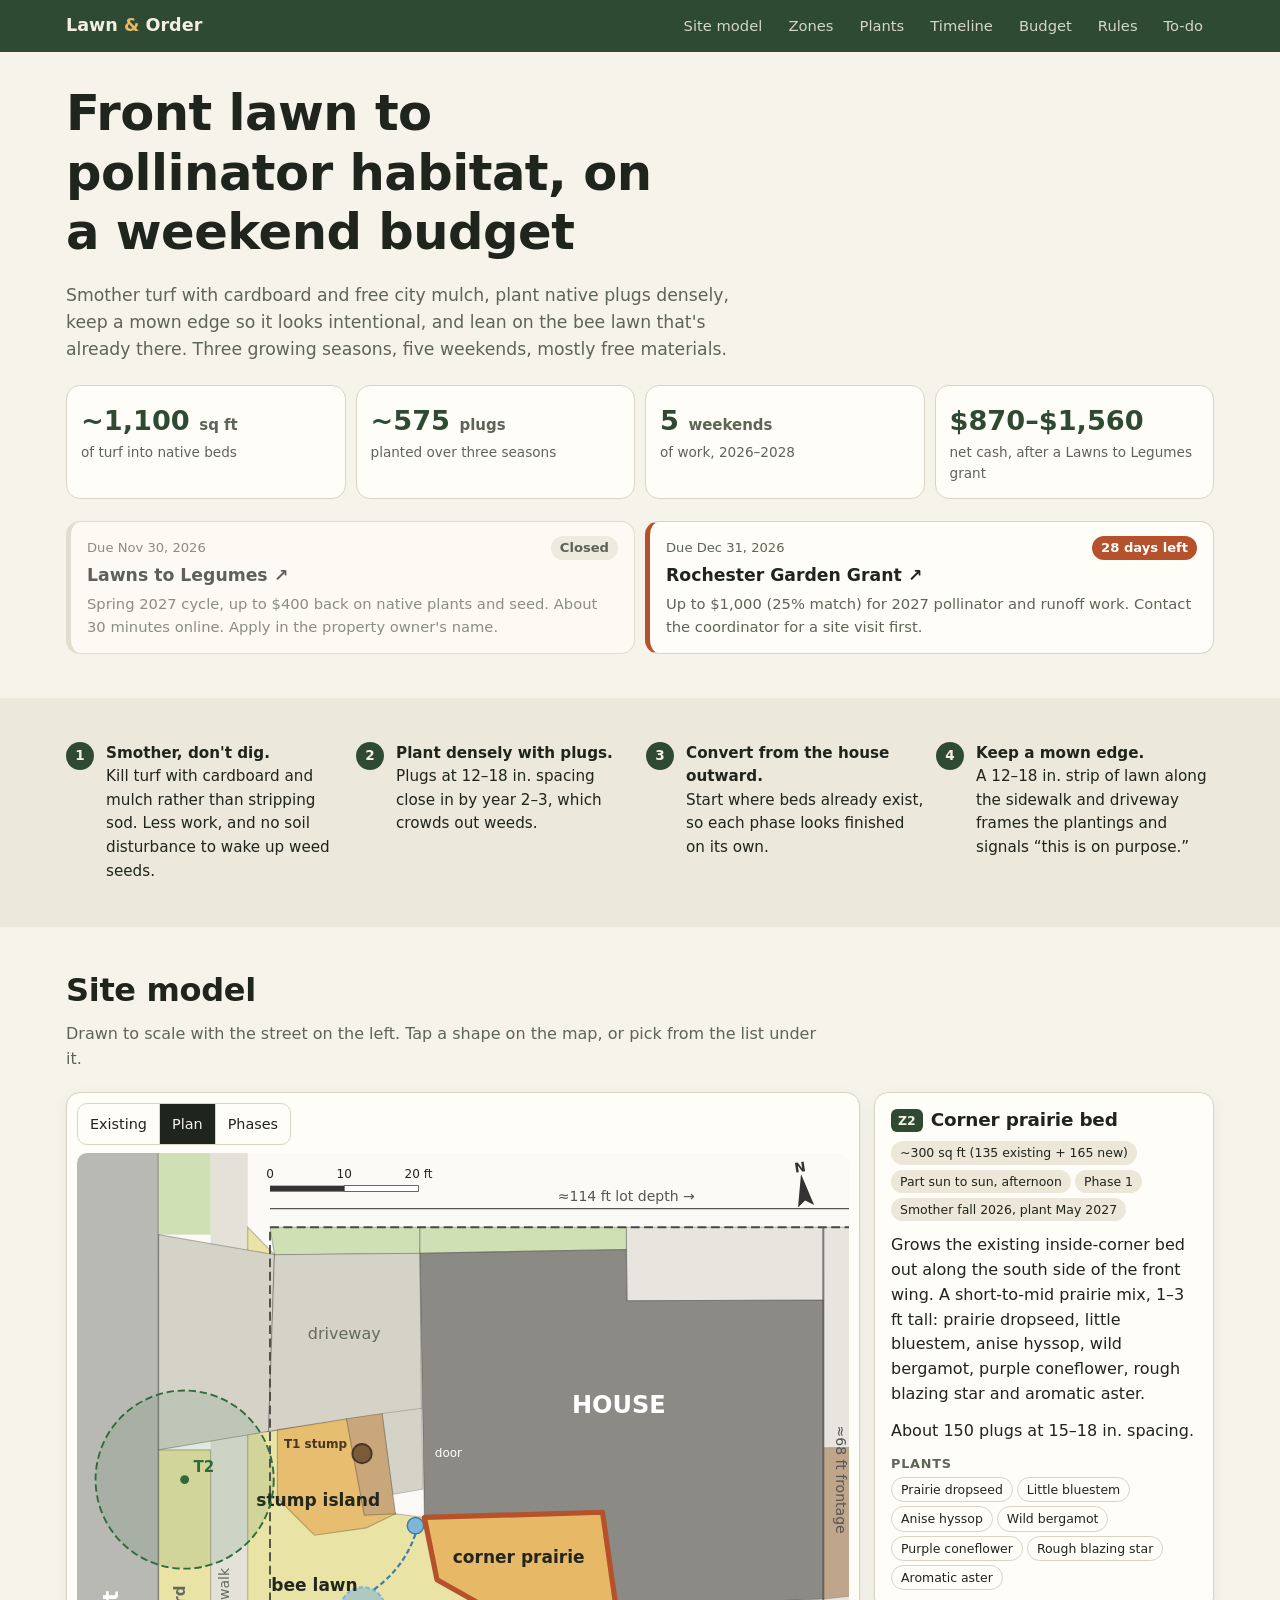
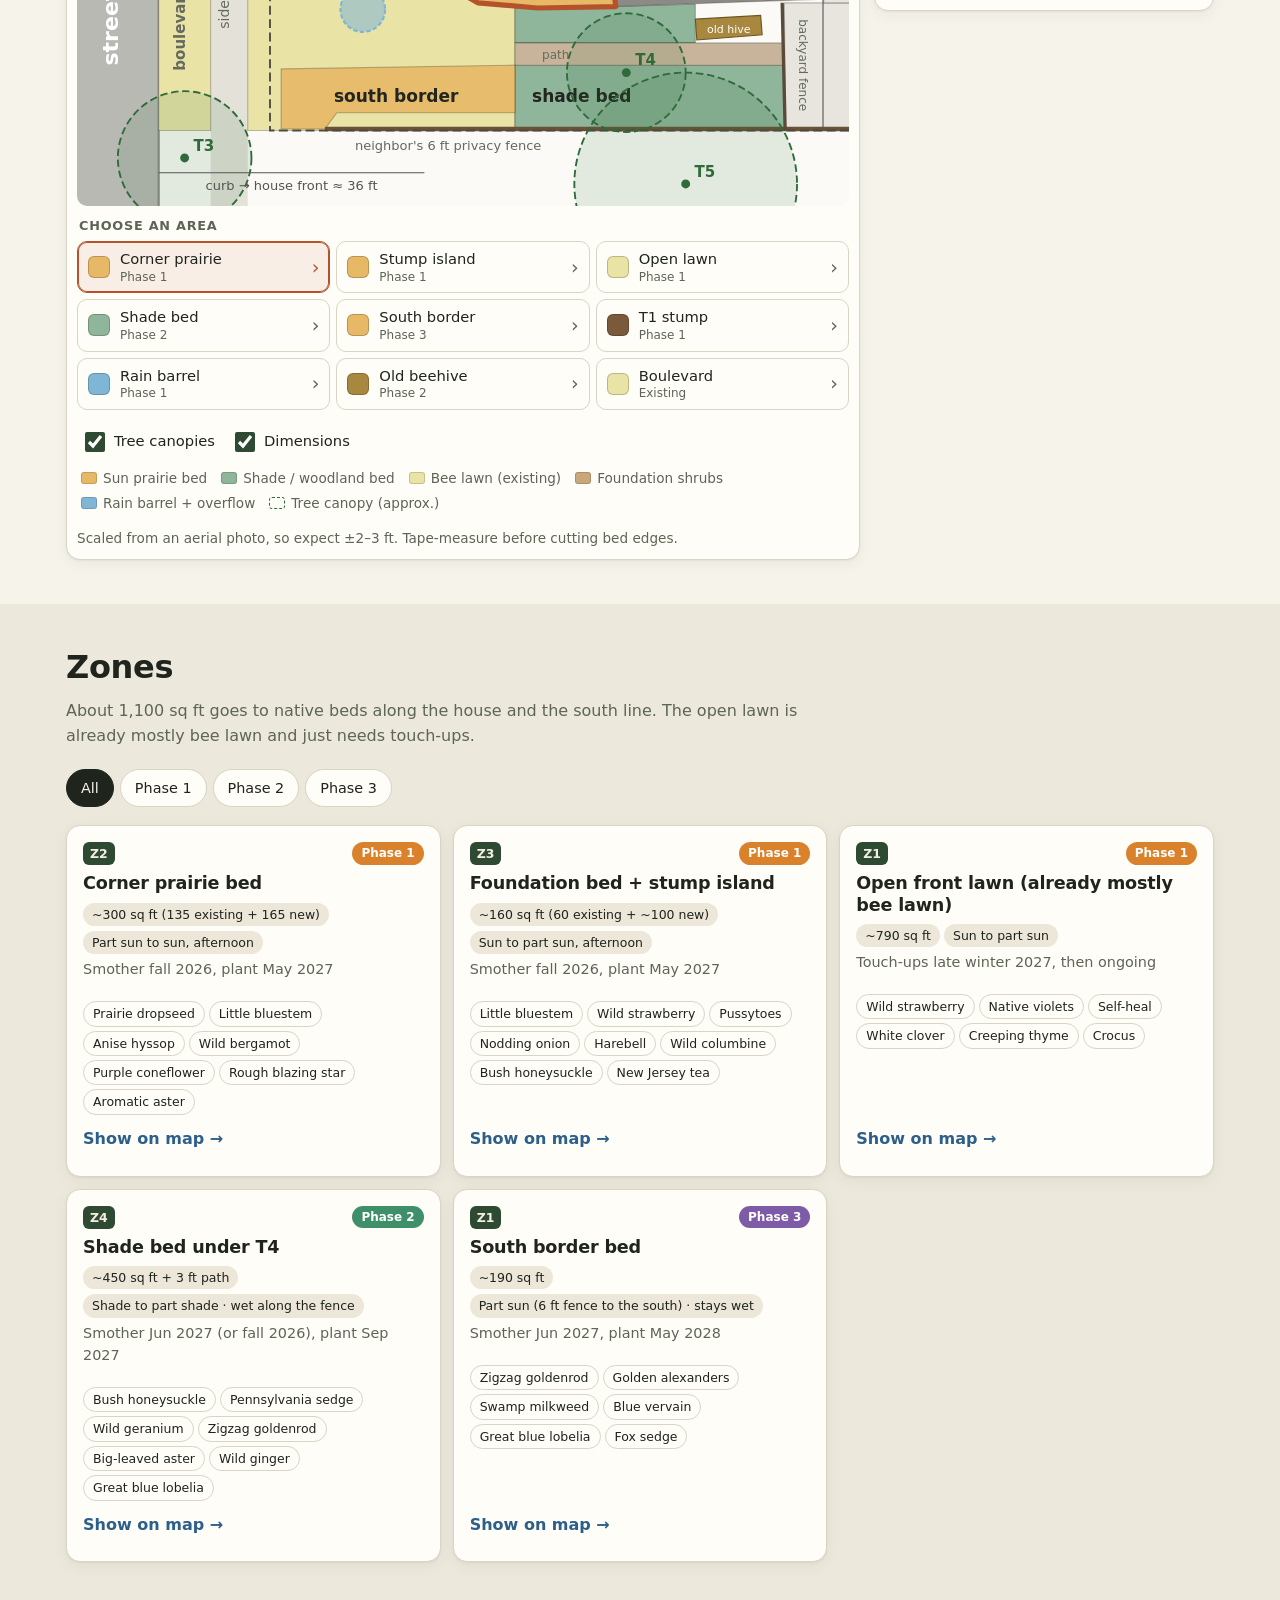
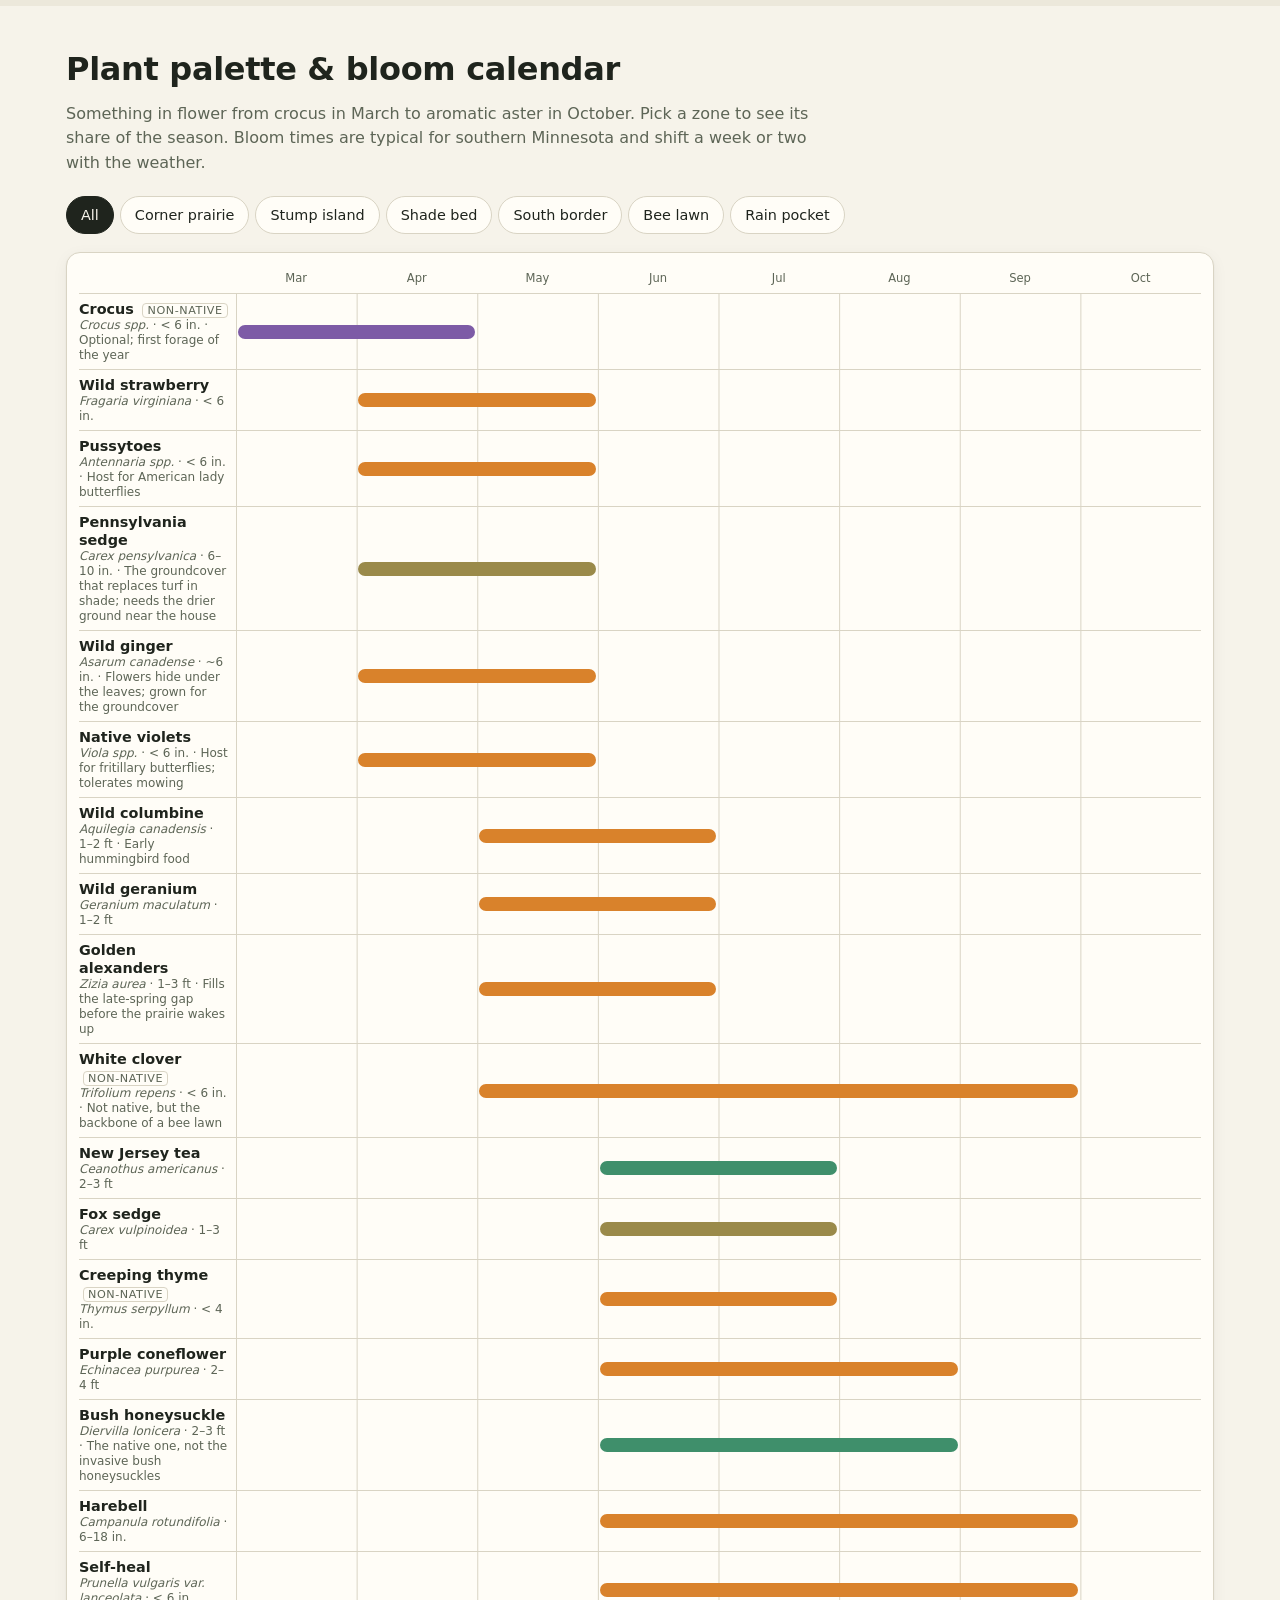
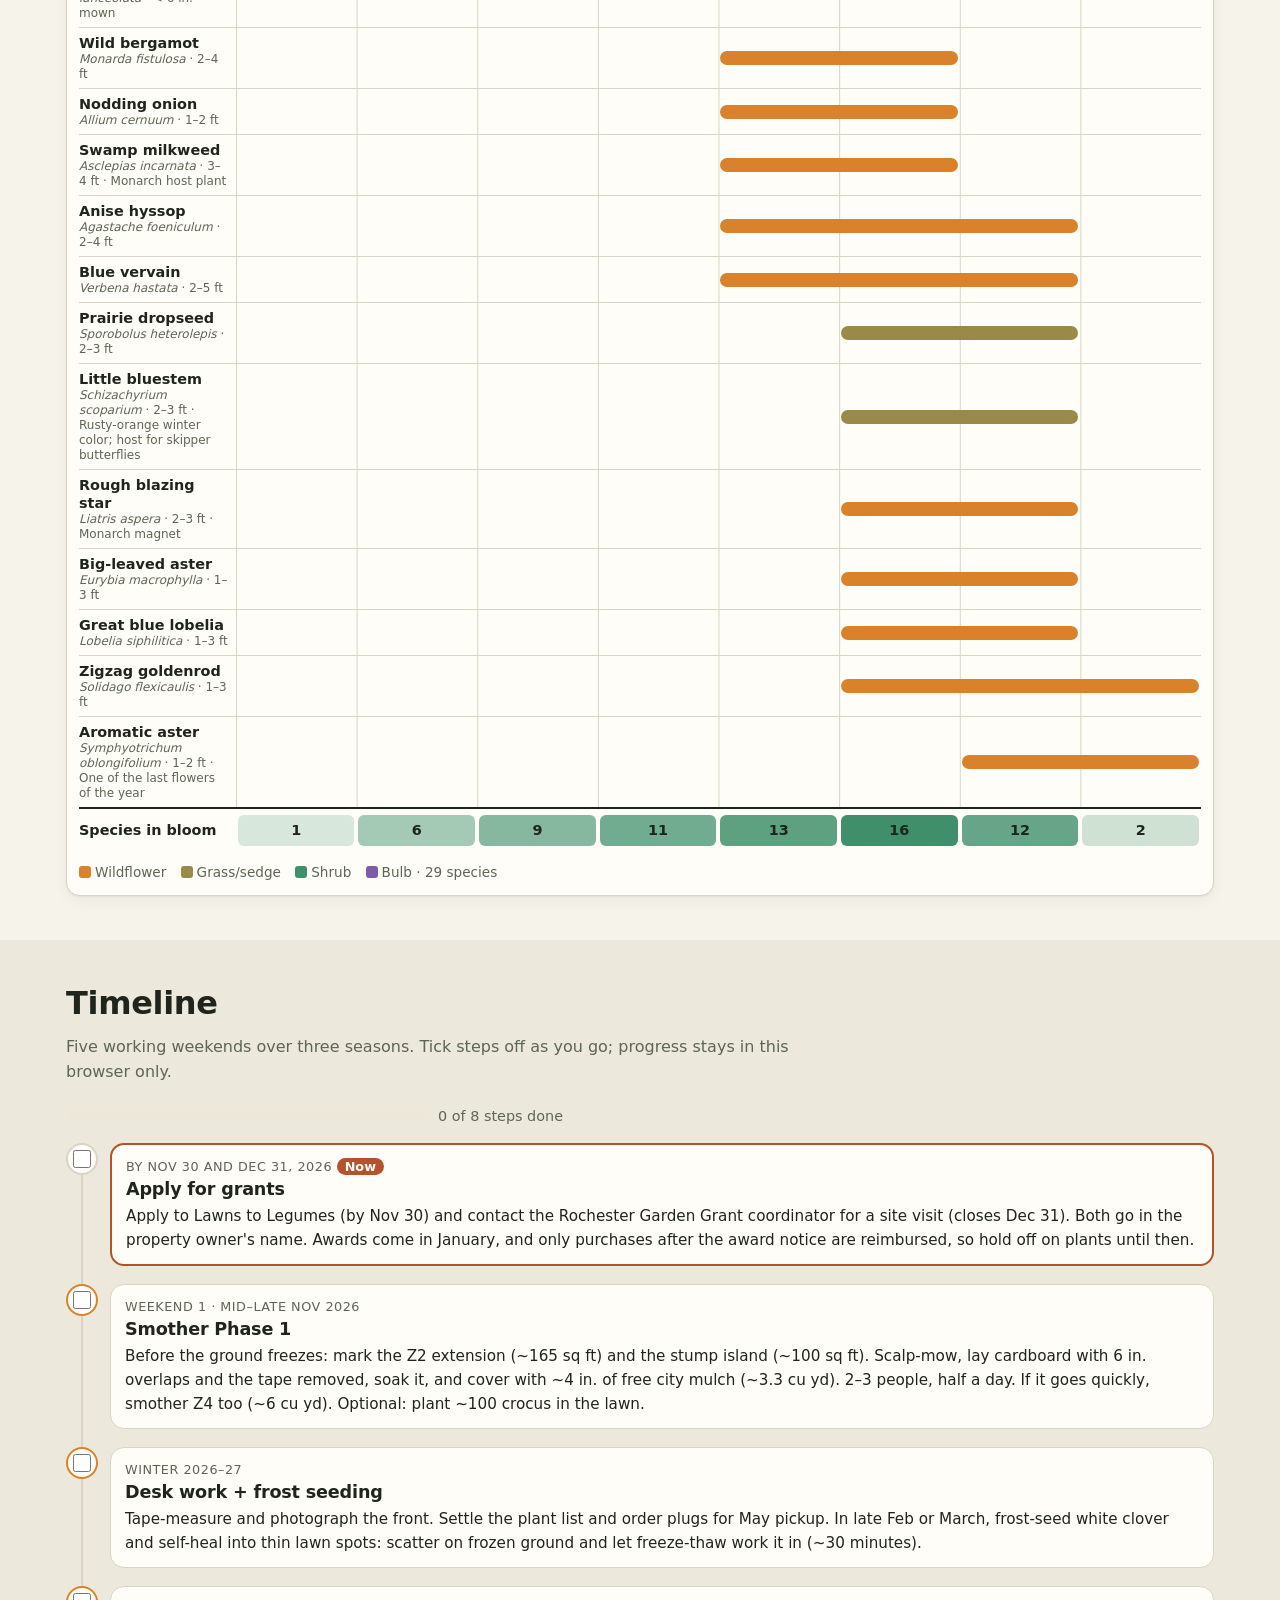
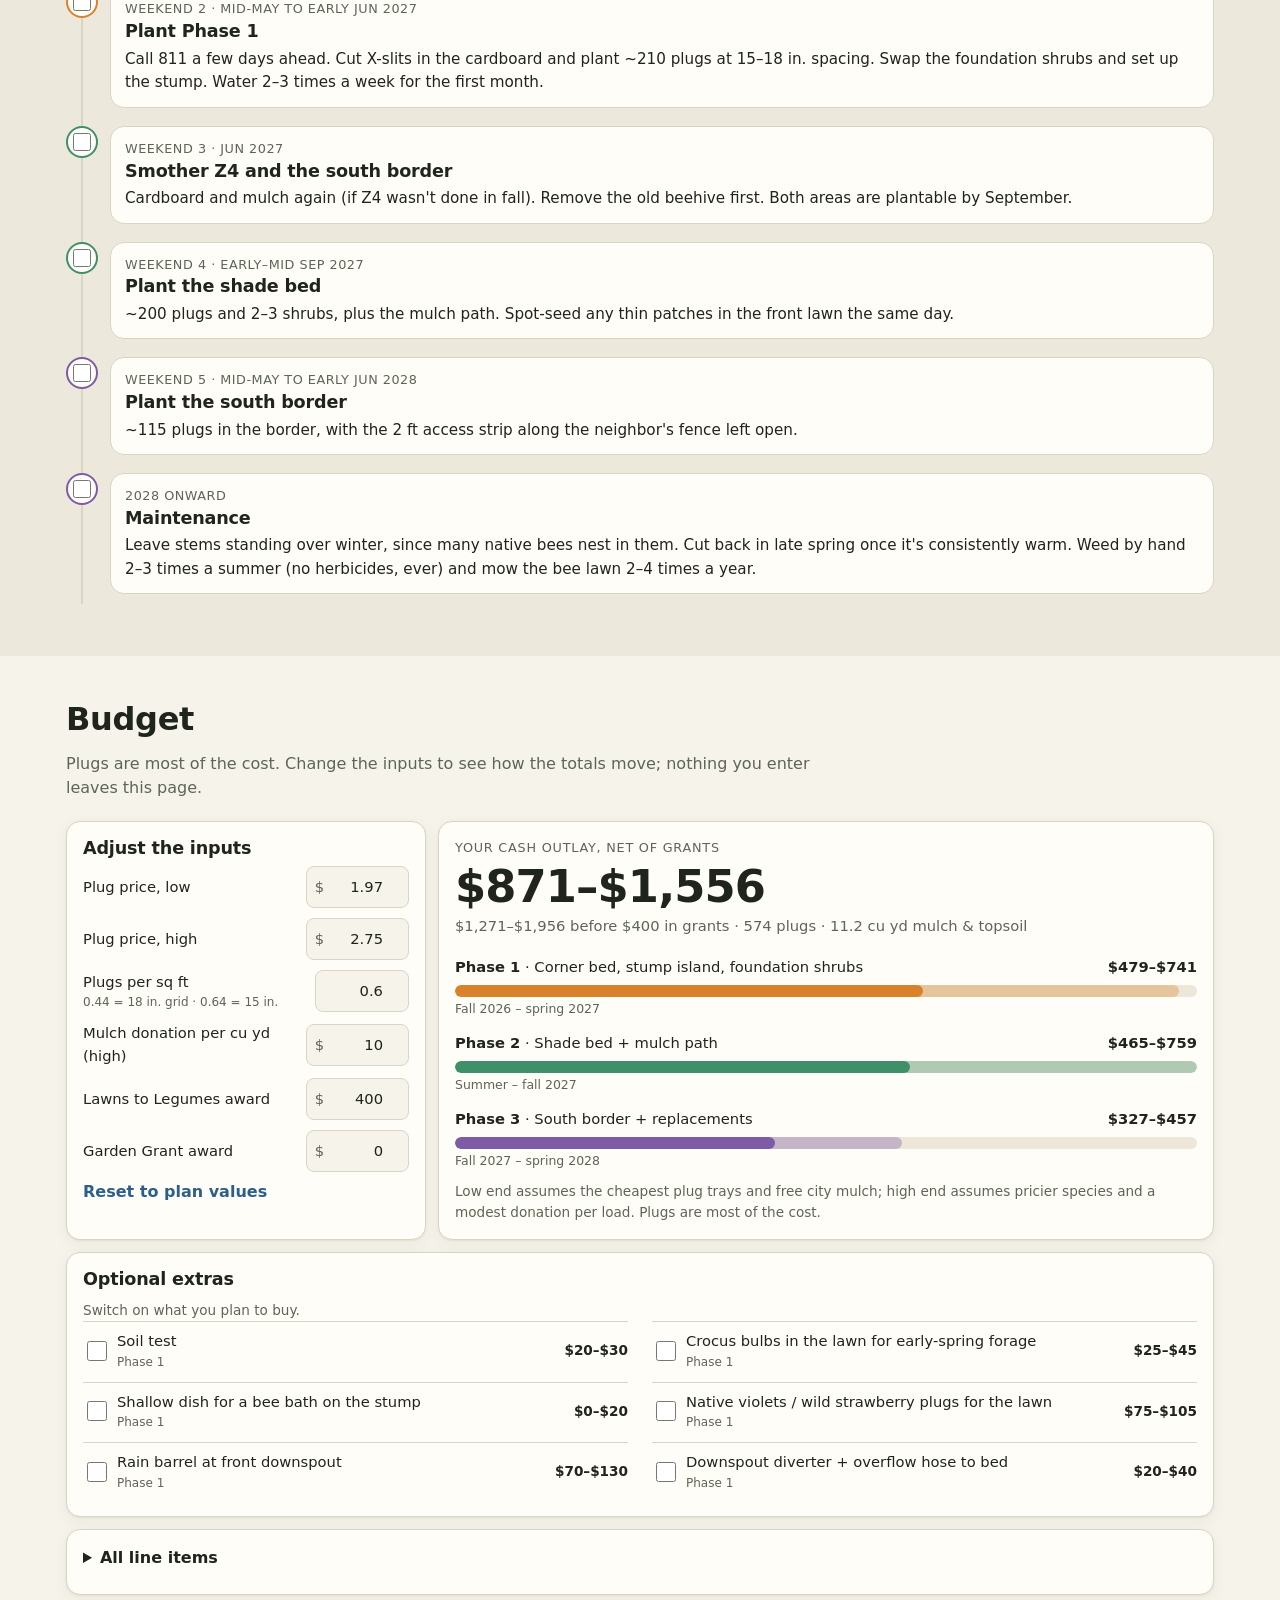
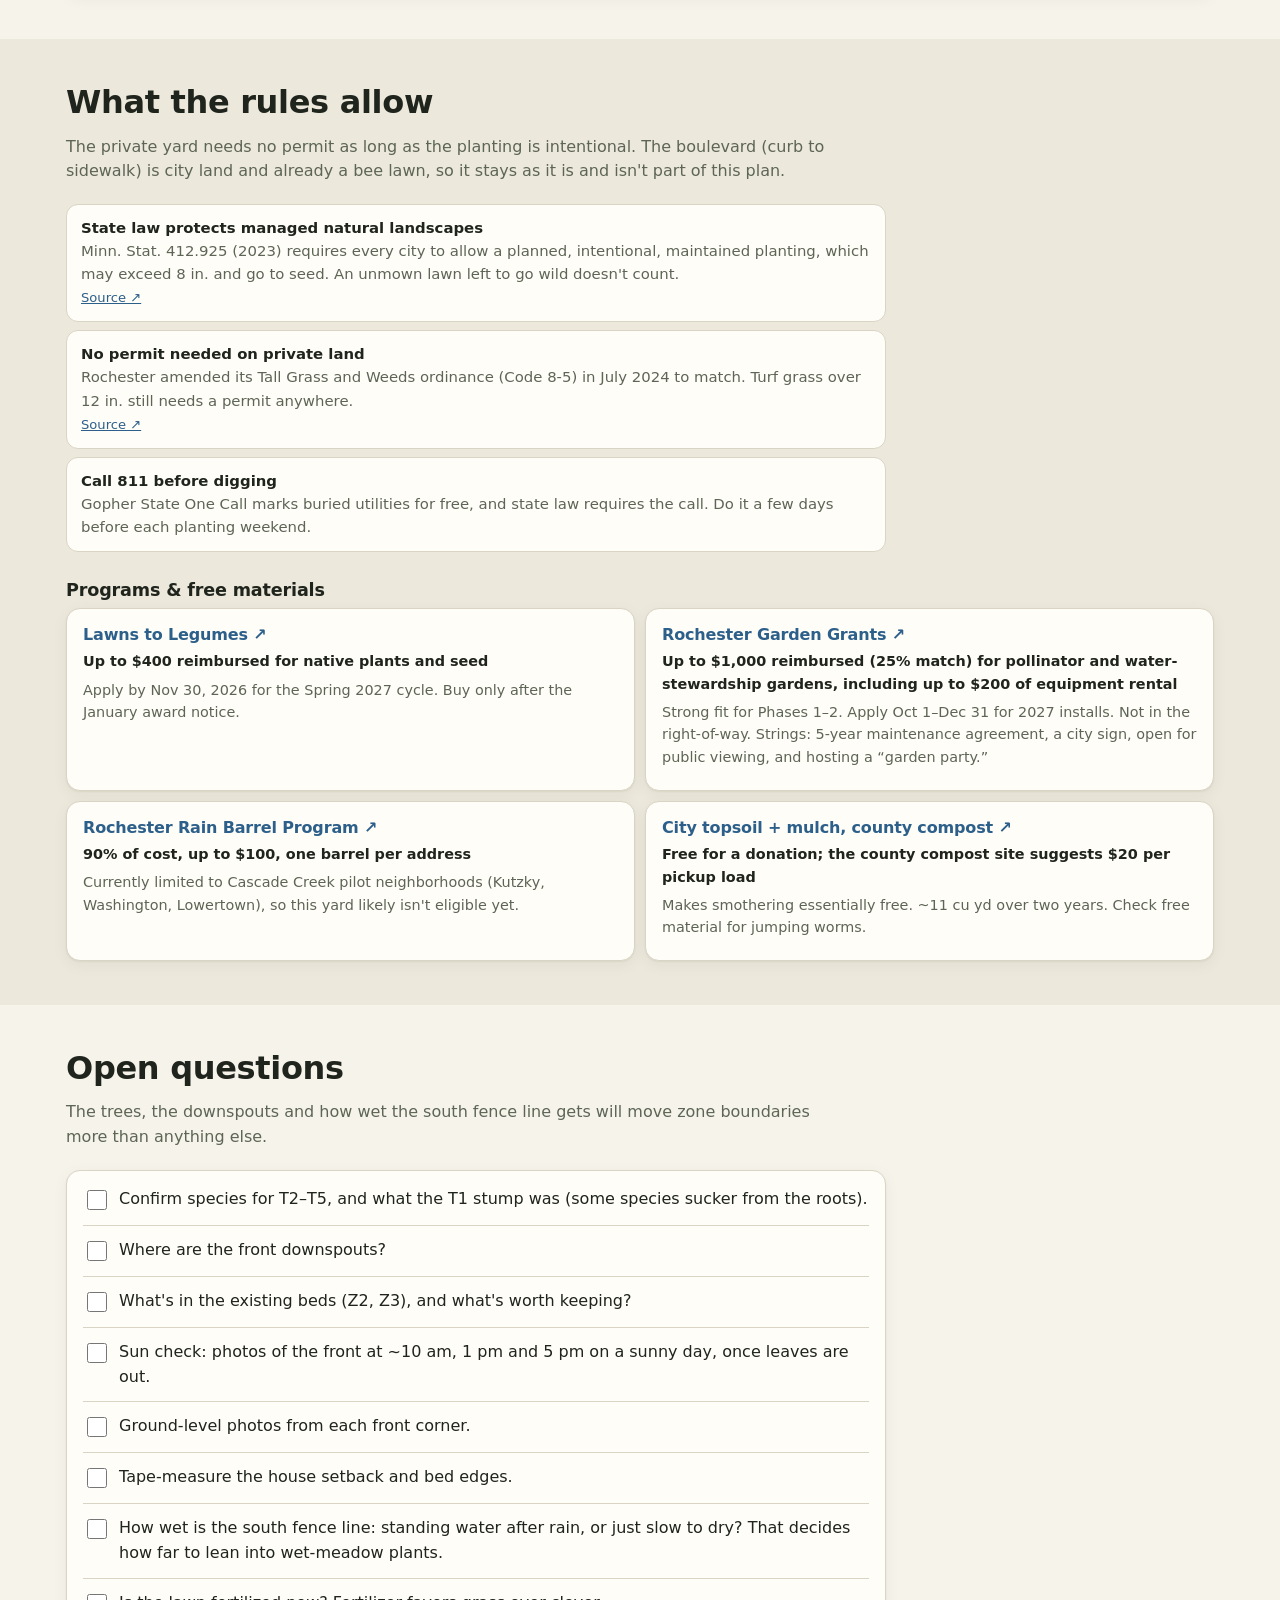
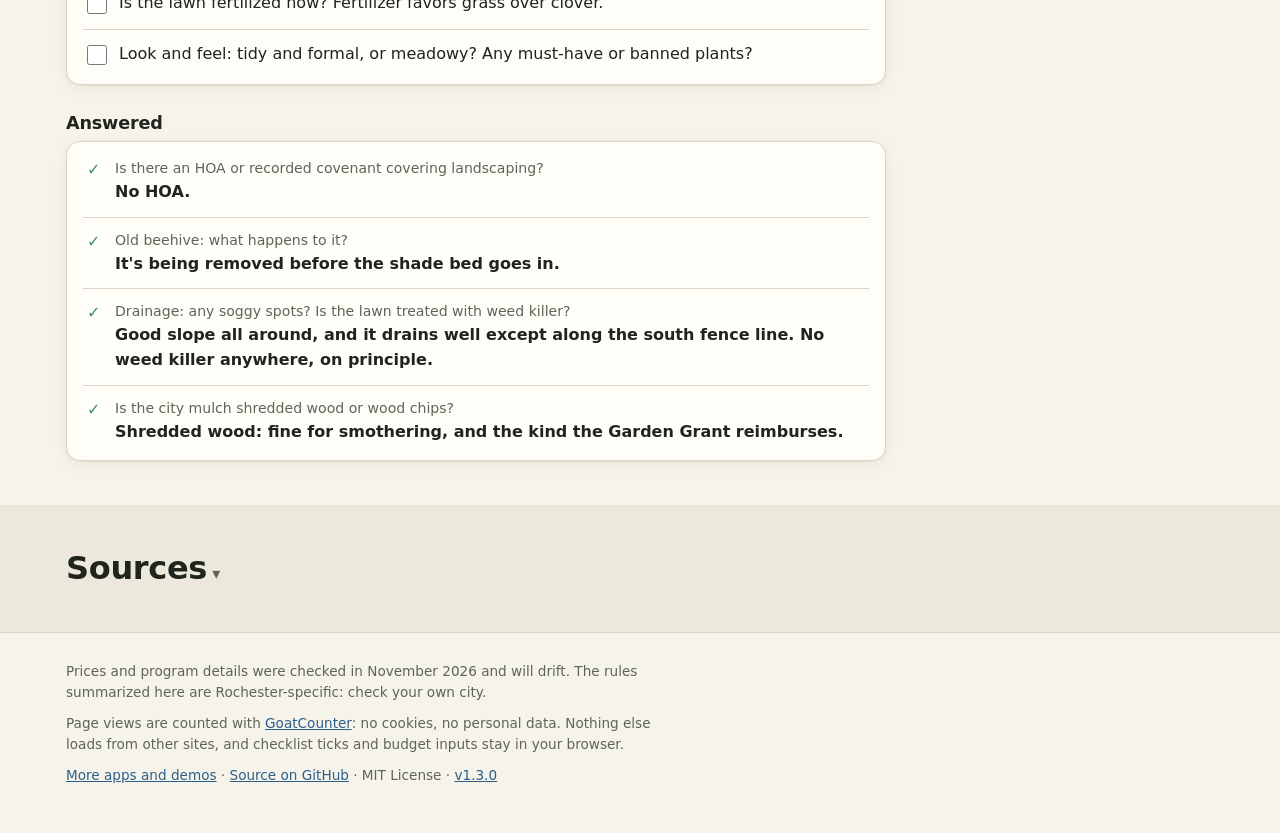
<file: site/index.html>
<!DOCTYPE html>
<html lang="en">
<head>
<meta charset="utf-8">
<meta name="viewport" content="width=device-width, initial-scale=1, viewport-fit=cover">
<!-- Privacy: the only other hosts this page may reach are GoatCounter's script
     (gc.zgo.at) and its counter (jkastl.goatcounter.com): no cookies, no
     personal data. The policy blocks every other third-party script, font,
     embed (maps, video) and tracker. -->
<meta http-equiv="Content-Security-Policy" content="default-src 'self'; img-src 'self' data: https://jkastl.goatcounter.com; style-src 'self' 'unsafe-inline'; script-src 'self' https://gc.zgo.at; connect-src 'self' https://jkastl.goatcounter.com; font-src 'self'; frame-src 'none'; object-src 'none'; base-uri 'none'; form-action 'none'">
<meta name="referrer" content="no-referrer">
<title>Lawn &amp; Order: a pollinator front yard plan</title>
<meta name="description" content="A three-season plan for turning a suburban front lawn in Rochester, MN into low-maintenance pollinator habitat with native plants, a bee lawn and free city mulch. Site model, bloom calendar, timeline and budget.">
<link rel="canonical" href="https://jkastl.github.io/lawn-and-order/">
<meta property="og:type" content="website">
<meta property="og:site_name" content="Apps and demos">
<meta property="og:locale" content="en_US">
<meta property="og:title" content="Lawn &amp; Order: a pollinator front yard plan">
<meta property="og:description" content="Turn a suburban front lawn into pollinator habitat over three seasons and five weekends, mostly with free materials. Site model, bloom calendar, timeline and budget.">
<meta property="og:url" content="https://jkastl.github.io/lawn-and-order/">
<meta property="og:image" content="https://jkastl.github.io/lawn-and-order/og.png">
<meta property="og:image:type" content="image/png">
<meta property="og:image:width" content="1200">
<meta property="og:image:height" content="630">
<meta property="og:image:alt" content="Lawn &amp; Order: a to-scale plan of a front yard with prairie, shade and bee lawn zones">
<meta name="twitter:card" content="summary_large_image">
<meta name="twitter:image:alt" content="Lawn &amp; Order: a to-scale plan of a front yard with prairie, shade and bee lawn zones">
<script type="application/ld+json">
{
  "@context": "https://schema.org",
  "@type": "WebPage",
  "name": "Lawn & Order: a pollinator front yard plan",
  "description": "A three-season plan for turning a suburban front lawn in Rochester, MN into low-maintenance pollinator habitat.",
  "url": "https://jkastl.github.io/lawn-and-order/",
  "inLanguage": "en-US",
  "dateModified": "2026-11-06",
  "about": ["Pollinator garden", "Bee lawn", "Native plants", "Lawn conversion", "Rochester, Minnesota"],
  "isPartOf": { "@type": "WebSite", "name": "Apps and demos", "url": "https://jkastl.github.io/" }
}
</script>
<script src="stats.js" defer></script>
<meta name="theme-color" content="#2f4a32" media="(prefers-color-scheme: light)">
<meta name="theme-color" content="#151a14" media="(prefers-color-scheme: dark)">
<link rel="icon" href="data:image/svg+xml,%3Csvg xmlns='http://www.w3.org/2000/svg' viewBox='0 0 32 32'%3E%3Crect width='32' height='32' rx='7' fill='%232f4a32'/%3E%3Ccircle cx='16' cy='16' r='5' fill='%23e7b866'/%3E%3Cg fill='%23f4efe2'%3E%3Cellipse cx='16' cy='7.5' rx='3.2' ry='4.5'/%3E%3Cellipse cx='16' cy='24.5' rx='3.2' ry='4.5'/%3E%3Cellipse cx='7.5' cy='16' rx='4.5' ry='3.2'/%3E%3Cellipse cx='24.5' cy='16' rx='4.5' ry='3.2'/%3E%3C/g%3E%3C/svg%3E">
<link rel="stylesheet" href="styles.css">
</head>
<body>
<a class="skip" href="#main">Skip to content</a>
<header class="top">
  <div class="top-in">
    <a class="brand" href="#overview">Lawn <span>&amp;</span> Order</a>
    <nav aria-label="Sections">
      <a href="#map">Site model</a>
      <a href="#zones">Zones</a>
      <a href="#plants">Plants</a>
      <a href="#timeline">Timeline</a>
      <a href="#budget">Budget</a>
      <a href="#rules">Rules</a>
      <a href="#questions">To-do</a>
    </nav>
  </div>
</header>

<main id="main">
  <section id="overview" class="hero">
    <div class="wrap">
      <h1>Front lawn to pollinator habitat, on a weekend budget</h1>
      <p class="lede">Smother turf with cardboard and free city mulch, plant native plugs densely, keep a mown edge so it looks intentional, and lean on the bee lawn that's already there. Three growing seasons, five weekends, mostly free materials.</p>
      <div class="stats" data-stats></div>
      <div class="deadlines" data-deadlines></div>
    </div>
  </section>

  <section id="principles" class="band">
    <div class="wrap">
      <h2 class="sr-only">Principles</h2>
      <ol class="principles" data-principles></ol>
    </div>
  </section>

  <section id="map">
    <div class="wrap">
      <div class="sec-head">
        <h2>Site model</h2>
        <p>Drawn to scale with the street on the left. Tap a shape on the map, or pick from the list under it.</p>
      </div>
      <div class="map-grid">
        <div class="card map-card">
          <div class="map-bar">
            <div class="seg" role="group" aria-label="View">
              <button type="button" data-view="existing" aria-pressed="false">Existing</button>
              <button type="button" data-view="plan" aria-pressed="true">Plan</button>
              <button type="button" data-view="phases" aria-pressed="false">Phases</button>
            </div>
          </div>
          <svg id="site-svg" role="img" aria-label="To-scale site plan of the front yard"></svg>
          <div class="pick" role="group" aria-labelledby="pick-h">
            <h3 id="pick-h" class="pick-h">Choose an area</h3>
            <div class="pick-list" data-pick></div>
          </div>
          <div class="map-toggles">
            <label><input type="checkbox" data-layer="trees" checked> Tree canopies</label>
            <label><input type="checkbox" data-layer="dims" checked> Dimensions</label>
          </div>
          <div class="legend" data-legend></div>
          <p class="fine">Scaled from an aerial photo, so expect ±2–3 ft. Tape-measure before cutting bed edges.</p>
        </div>
        <aside class="card detail" id="detail" tabindex="-1" aria-live="polite"></aside>
      </div>
    </div>
  </section>

  <section id="zones" class="band">
    <div class="wrap">
      <div class="sec-head">
        <h2>Zones</h2>
        <p>About 1,100 sq ft goes to native beds along the house and the south line. The open lawn is already mostly bee lawn and just needs touch-ups.</p>
      </div>
      <div class="chips" role="group" aria-label="Filter zones by phase" data-zone-filter>
        <button type="button" data-ph="all" aria-pressed="true">All</button>
        <button type="button" data-ph="1" aria-pressed="false">Phase 1</button>
        <button type="button" data-ph="2" aria-pressed="false">Phase 2</button>
        <button type="button" data-ph="3" aria-pressed="false">Phase 3</button>
      </div>
      <div class="zone-cards" data-zones></div>
    </div>
  </section>

  <section id="plants">
    <div class="wrap">
      <div class="sec-head">
        <h2>Plant palette &amp; bloom calendar</h2>
        <p>Something in flower from crocus in March to aromatic aster in October. Pick a zone to see its share of the season. Bloom times are typical for southern Minnesota and shift a week or two with the weather.</p>
      </div>
      <div class="chips" role="group" aria-label="Filter plants by zone" data-plant-filter></div>
      <div class="card bloom" data-bloom></div>
    </div>
  </section>

  <section id="timeline" class="band">
    <div class="wrap">
      <div class="sec-head">
        <h2>Timeline</h2>
        <p>Five working weekends over three seasons. Tick steps off as you go; progress stays in this browser only.</p>
      </div>
      <div class="progress" data-progress></div>
      <ol class="steps" data-steps></ol>
    </div>
  </section>

  <section id="budget">
    <div class="wrap">
      <div class="sec-head">
        <h2>Budget</h2>
        <p>Plugs are most of the cost. Change the inputs to see how the totals move; nothing you enter leaves this page.</p>
      </div>
      <div data-budget></div>
    </div>
  </section>

  <section id="rules" class="band">
    <div class="wrap">
      <div class="sec-head">
        <h2>What the rules allow</h2>
        <p>The private yard needs no permit as long as the planting is intentional. The boulevard (curb to sidewalk) is city land and already a bee lawn, so it stays as it is and isn't part of this plan.</p>
      </div>
      <ul class="rule-list rules-one" data-rules-private></ul>
      <h3 class="sub-h">Programs &amp; free materials</h3>
      <div class="programs" data-programs></div>
    </div>
  </section>

  <section id="questions">
    <div class="wrap">
      <div class="sec-head">
        <h2>Open questions</h2>
        <p>The trees, the downspouts and how wet the south fence line gets will move zone boundaries more than anything else.</p>
      </div>
      <ul class="checklist card" data-questions></ul>
      <h3 class="sub-h">Answered</h3>
      <ul class="answered card" data-answered></ul>
    </div>
  </section>

  <section id="sources" class="band">
    <div class="wrap">
      <details>
        <summary><h2>Sources</h2></summary>
        <ul class="sources" data-sources></ul>
      </details>
    </div>
  </section>
</main>

<footer class="foot">
  <div class="wrap">
    <p>Prices and program details were checked in November 2026 and will drift. The rules summarized here are Rochester-specific: check your own city.</p>
    <p>Page views are counted with <a href="https://www.goatcounter.com/">GoatCounter</a>: no cookies, no personal data. Nothing else loads from other sites, and checklist ticks and budget inputs stay in your browser.</p>
    <p><a href="https://jkastl.github.io/">More apps and demos</a> · <a href="https://github.com/jkastl/lawn-and-order">Source on GitHub</a> · MIT License · <a href="https://github.com/jkastl/lawn-and-order/blob/main/CHANGELOG.md" data-version>v1.3.0</a></p>
  </div>
</footer>

<noscript><p class="noscript">This page needs JavaScript for the site model and calculator. The full plan is also in <a href="https://github.com/jkastl/lawn-and-order/blob/main/docs/conversion-plan.md">docs/conversion-plan.md</a>.</p></noscript>
<script src="map.js"></script>
<script src="budget.js"></script>
<script src="app.js"></script>
</body>
</html>
</file>
<file: site/styles.css>
:root {
  --bg: #f6f3ea;
  --bg-band: #ece8db;
  --card: #fffdf7;
  --ink: #1f241d;
  --muted: #5d6556;
  --line: #d9d4c4;
  --brand: #2f4a32;
  --brand-ink: #f4efe2;
  --accent: #b5522b;
  --gold: #e7b866;
  --chip: #ece7d8;
  --link: #2c5f8a;
  --p1: #d9822b;
  --p2: #3f8f6b;
  --p3: #7d5ba6;
  --forb: #d9822b;
  --grass: #9a8a4a;
  --shrub: #3f8f6b;
  --bulb: #7d5ba6;
  --shadow: 0 1px 2px rgba(40, 35, 20, .06), 0 4px 16px rgba(40, 35, 20, .05);
  --radius: 14px;
  --gutter: 16px;
  color-scheme: light;
}
@media (prefers-color-scheme: dark) {
  :root:not([data-theme="light"]) {
    --bg: #131712; --bg-band: #191e18; --card: #1f251d; --ink: #e9e7de; --muted: #a7ae9e;
    --line: #333b30; --brand: #1b261a; --brand-ink: #f0ead8; --accent: #f08a5d; --chip: #2a3227;
    --link: #8cc0ea; --shadow: none; color-scheme: dark;
  }
}
:root[data-theme="dark"] {
  --bg: #131712; --bg-band: #191e18; --card: #1f251d; --ink: #e9e7de; --muted: #a7ae9e;
  --line: #333b30; --brand: #1b261a; --brand-ink: #f0ead8; --accent: #f08a5d; --chip: #2a3227;
  --link: #8cc0ea; --shadow: none; color-scheme: dark;
}

* { box-sizing: border-box; }
html { scroll-behavior: smooth; scroll-padding-top: 64px; -webkit-text-size-adjust: 100%; }
@media (prefers-reduced-motion: reduce) { html { scroll-behavior: auto; } }
body {
  margin: 0; background: var(--bg); color: var(--ink);
  font: 16px/1.55 system-ui, -apple-system, "Segoe UI", Roboto, "Helvetica Neue", Arial, sans-serif;
  overflow-x: hidden;
}
h1, h2, h3, h4 { line-height: 1.2; margin: 0 0 .4em; letter-spacing: -.01em; }
h2 { font-size: clamp(1.45rem, 4.5vw, 2rem); }
h3 { font-size: 1.1rem; }
h4 { font-size: 1rem; }
p { margin: 0 0 .75em; }
a { color: var(--link); }
small { color: var(--muted); }
.wrap { max-width: 1180px; margin: 0 auto; padding: 0 var(--gutter); }
.sr-only { position: absolute; width: 1px; height: 1px; overflow: hidden; clip: rect(0 0 0 0); white-space: nowrap; }
.skip { position: absolute; left: -999px; top: 8px; background: var(--card); padding: 8px 12px; z-index: 50; border-radius: 8px; }
.skip:focus { left: 8px; }
:focus-visible { outline: 3px solid var(--gold); outline-offset: 2px; }
.card { background: var(--card); border: 1px solid var(--line); border-radius: var(--radius); box-shadow: var(--shadow); padding: 16px; }
.fine { font-size: .85rem; color: var(--muted); margin: .75em 0 0; }
.chip, .pchip { display: inline-block; font-size: .78rem; padding: 2px 9px; border-radius: 999px; background: var(--chip); margin: 0 4px 4px 0; }
.pchip { background: transparent; border: 1px solid var(--line); }
.tag { font-style: normal; font-size: .7rem; text-transform: uppercase; letter-spacing: .05em; color: var(--muted); border: 1px solid var(--line); border-radius: 4px; padding: 0 4px; margin-left: 4px; white-space: nowrap; }
.link-btn { background: none; border: 0; padding: 8px 0; font: inherit; font-weight: 600; color: var(--link); cursor: pointer; }
.noscript { background: #fff3cd; color: #5a4400; padding: 12px var(--gutter); margin: 0; }

/* header */
.top { position: sticky; top: 0; z-index: 20; background: var(--brand); color: var(--brand-ink); padding-top: env(safe-area-inset-top); }
.top-in { max-width: 1180px; margin: 0 auto; display: flex; align-items: center; gap: 12px; padding: 0 var(--gutter); min-height: 52px; }
.brand { color: var(--brand-ink); text-decoration: none; font-weight: 800; font-size: 1.1rem; white-space: nowrap; }
.brand span { color: var(--gold); }
.top nav { position: relative; display: flex; gap: 4px; overflow-x: auto; scrollbar-width: none; margin-left: auto; -webkit-mask-image: linear-gradient(90deg, #000 85%, transparent); mask-image: linear-gradient(90deg, #000 85%, transparent); padding-right: 24px; }
.top nav::-webkit-scrollbar { display: none; }
.top nav a { color: var(--brand-ink); text-decoration: none; font-size: .92rem; padding: 8px 11px; border-radius: 999px; white-space: nowrap; opacity: .85; }
.top nav a:hover, .top nav a.on { background: rgba(255, 255, 255, .14); opacity: 1; }
@media (min-width: 900px) { .top nav { -webkit-mask-image: none; mask-image: none; padding-right: 0; } }

/* sections */
main > section { padding: 44px 0; }
.band { background: var(--bg-band); }
.sec-head { max-width: 760px; margin-bottom: 20px; }
.sec-head p { color: var(--muted); }
.sub-h { margin-top: 28px; }

/* hero */
.hero { padding-top: 32px !important; }
.hero h1 { font-size: clamp(1.8rem, 7vw, 3.1rem); max-width: 18ch; }
.lede { font-size: 1.08rem; max-width: 62ch; color: var(--muted); }
.stats { display: grid; grid-template-columns: repeat(2, minmax(0, 1fr)); gap: 10px; margin: 22px 0; }
@media (min-width: 760px) { .stats { grid-template-columns: repeat(4, minmax(0, 1fr)); } }
.stat { background: var(--card); border: 1px solid var(--line); border-radius: var(--radius); padding: 14px; }
.stat-v { font-size: clamp(1.25rem, 5vw, 1.7rem); font-weight: 800; color: var(--brand); }
@media (prefers-color-scheme: dark) { :root:not([data-theme="light"]) .stat-v { color: var(--gold); } }
:root[data-theme="dark"] .stat-v { color: var(--gold); }
.stat-v small { font-size: .55em; font-weight: 600; }
.stat-l { font-size: .85rem; color: var(--muted); }
.deadlines { display: grid; gap: 10px; }
@media (min-width: 760px) { .deadlines { grid-template-columns: 1fr 1fr; } }
.deadline { display: block; text-decoration: none; color: inherit; background: var(--card); border: 1px solid var(--line); border-left: 5px solid var(--accent); border-radius: var(--radius); padding: 14px 16px; }
.deadline.past { border-left-color: var(--line); opacity: .7; }
.deadline p { margin: 0; font-size: .92rem; color: var(--muted); }
.dl-top { display: flex; justify-content: space-between; gap: 8px; align-items: center; font-size: .82rem; }
.dl-date { color: var(--muted); }
.dl-t { font-weight: 700; font-size: 1.08rem; margin: 2px 0 4px; }
.due { font-weight: 700; padding: 2px 9px; border-radius: 999px; background: var(--chip); white-space: nowrap; }
.due.soon { background: var(--accent); color: #fff; }
.principles { list-style: none; counter-reset: p; padding: 0; margin: 0; display: grid; gap: 12px; }
@media (min-width: 760px) { .principles { grid-template-columns: repeat(2, 1fr); } }
@media (min-width: 1080px) { .principles { grid-template-columns: repeat(4, 1fr); } }
.principles li { counter-increment: p; position: relative; padding-left: 40px; font-size: .95rem; }
.principles li::before { content: counter(p); position: absolute; left: 0; top: 0; width: 28px; height: 28px; border-radius: 50%; background: var(--brand); color: var(--brand-ink); display: grid; place-items: center; font-weight: 700; font-size: .85rem; }
.principles b { display: block; }

/* map */
.map-grid { display: grid; gap: 14px; }
@media (min-width: 900px) { .map-grid { grid-template-columns: minmax(0, 1fr) 340px; align-items: start; } .detail { position: sticky; top: 68px; max-height: calc(100vh - 84px); overflow: auto; } }
.map-card { padding: 10px; }
.map-bar { display: flex; flex-wrap: wrap; gap: 8px; justify-content: space-between; margin-bottom: 8px; }
.seg { display: inline-flex; border: 1px solid var(--line); border-radius: 10px; overflow: hidden; background: var(--card); }
.seg button { border: 0; background: transparent; color: var(--ink); padding: 8px 12px; min-height: 40px; font: inherit; font-size: .9rem; cursor: pointer; }
.seg button + button { border-left: 1px solid var(--line); }
.seg button[aria-pressed="true"] { background: var(--ink); color: var(--bg); }
#site-svg { width: 100%; height: auto; display: block; border-radius: 10px; touch-action: manipulation; }
#site-svg .zone { cursor: pointer; }
#site-svg .zone:hover { filter: brightness(.95); }
#site-svg .zone:focus { outline: none; }
#site-svg .zone:focus-visible { stroke: #b5522b; stroke-width: .6; }
.map-toggles { display: flex; flex-wrap: wrap; gap: 4px 16px; padding: 10px 4px 4px; font-size: .92rem; }
.map-toggles label { display: inline-flex; align-items: center; gap: 6px; min-height: 36px; cursor: pointer; }
.map-toggles input, .opt input, .checklist input { width: 20px; height: 20px; accent-color: var(--brand); }
.legend { display: flex; flex-wrap: wrap; gap: 4px 14px; padding: 4px; font-size: .85rem; color: var(--muted); }
.lg { display: inline-flex; align-items: center; gap: 6px; }
.sw { width: 16px; height: 12px; border-radius: 3px; border: 1px solid rgba(0, 0, 0, .15); flex: none; }
.sw-tree { border: 1.5px dashed #2f6b3a; background: transparent; }
.detail h3 { font-size: 1.15rem; margin: 0; }
.detail-head { display: flex; align-items: center; gap: 8px; margin-bottom: 8px; }
.detail .meta { margin-bottom: 8px; }
.detail ul { padding-left: 18px; margin: 0 0 .75em; }
.detail .verify, .verify { color: var(--accent); font-weight: 600; font-size: .9rem; }
.zcode { font-weight: 800; font-size: .78rem; background: var(--brand); color: var(--brand-ink); border-radius: 6px; padding: 2px 7px; }
.mini-plants { margin-top: 10px; }
.mini-plants h4 { font-size: .8rem; text-transform: uppercase; letter-spacing: .06em; color: var(--muted); margin-bottom: 6px; }

/* chips filters */
.chips { display: flex; gap: 6px; overflow-x: auto; padding-bottom: 6px; margin-bottom: 12px; scrollbar-width: thin; }
.chips button { flex: none; border: 1px solid var(--line); background: var(--card); color: var(--ink); border-radius: 999px; padding: 7px 14px; min-height: 38px; font: inherit; font-size: .9rem; cursor: pointer; }
.chips button[aria-pressed="true"] { background: var(--ink); color: var(--bg); border-color: var(--ink); }

/* zones */
.zone-cards { display: grid; gap: 12px; }
@media (min-width: 680px) { .zone-cards { grid-template-columns: repeat(2, minmax(0, 1fr)); } }
@media (min-width: 1040px) { .zone-cards { grid-template-columns: repeat(3, minmax(0, 1fr)); } }
.zone-card { display: flex; flex-direction: column; }
.zone-card[hidden] { display: none; }
.zone-card .link-btn { margin-top: auto; align-self: flex-start; }
.zc-head { display: flex; justify-content: space-between; align-items: center; margin-bottom: 8px; }
.zc-when { font-size: .9rem; color: var(--muted); }
.phase-pill { font-size: .75rem; font-weight: 700; color: #fff; padding: 2px 9px; border-radius: 999px; }
.phase-pill.ph1 { background: var(--p1); } .phase-pill.ph2 { background: var(--p2); } .phase-pill.ph3 { background: var(--p3); }

/* bloom calendar */
.bloom { padding: 12px; overflow-x: auto; }
.bl-grid { --name: minmax(128px, 1.3fr); min-width: 330px; }
.bl-row { display: grid; grid-template-columns: var(--name) repeat(8, minmax(0, 1fr)); align-items: center; border-top: 1px solid var(--line); min-height: 44px; }
.bl-head { border-top: 0; min-height: 28px; position: sticky; top: 0; }
.bl-m { font-size: .72rem; color: var(--muted); text-align: center; }
.bl-name { padding: 6px 8px 6px 0; font-size: .9rem; line-height: 1.25; }
.bl-name small { display: block; font-size: .75rem; }
.bl-track { grid-column: 2 / -1; display: grid; grid-template-columns: repeat(8, minmax(0, 1fr)); height: 100%; align-items: center; background-image: linear-gradient(90deg, var(--line) 1px, transparent 1px); background-size: calc(100% / 8) 100%; }
.bl-bar { height: 14px; border-radius: 7px; margin: 0 2px; }
.k-forb { background: var(--forb); } .k-grass { background: var(--grass); } .k-shrub { background: var(--shrub); } .k-bulb { background: var(--bulb); }
.bl-cov { border-top: 2px solid var(--ink); }
.bl-c { text-align: center; font-weight: 700; font-size: .9rem; margin: 6px 2px; padding: 4px 0; border-radius: 6px; background: color-mix(in srgb, var(--p2) calc(var(--o, 0) * 100%), transparent); }
.bl-c.gap { background: transparent; color: var(--accent); }
.key { display: inline-block; width: 12px; height: 12px; border-radius: 3px; margin: 0 4px 0 10px; vertical-align: -1px; }
.key:first-child { margin-left: 0; }
@media (max-width: 520px) { .bl-name small { display: none; } .bl-grid { --name: minmax(108px, 1.1fr); } }

/* timeline */
.progress { display: flex; align-items: center; gap: 12px; font-size: .9rem; color: var(--muted); margin-bottom: 16px; }
.prog-track { flex: 1; max-width: 360px; height: 8px; background: var(--chip); border-radius: 4px; overflow: hidden; }
.prog-track span { display: block; height: 100%; background: var(--p2); transition: width .3s; }
.steps { list-style: none; padding: 0; margin: 0; position: relative; }
.steps::before { content: ""; position: absolute; left: 15px; top: 8px; bottom: 8px; width: 2px; background: var(--line); }
.step { position: relative; display: grid; grid-template-columns: 32px 1fr; gap: 12px; padding: 0 0 18px; }
.step-check { position: relative; z-index: 1; display: grid; place-items: center; width: 32px; height: 32px; border-radius: 50%; background: var(--card); border: 2px solid var(--line); cursor: pointer; }
.step-check input { width: 18px; height: 18px; margin: 0; accent-color: var(--p2); cursor: pointer; }
.step.ph1 .step-check { border-color: var(--p1); } .step.ph2 .step-check { border-color: var(--p2); } .step.ph3 .step-check { border-color: var(--p3); }
.step-body { background: var(--card); border: 1px solid var(--line); border-radius: var(--radius); padding: 12px 14px; }
.step-body h3 { margin-bottom: .3em; }
.step-body p { margin: 0; font-size: .95rem; }
.step-when { font-size: .8rem; color: var(--muted); text-transform: uppercase; letter-spacing: .04em; margin-bottom: 2px; }
.step.now .step-body { border: 2px solid var(--accent); }
.now-pill { background: var(--accent); color: #fff; border-radius: 999px; padding: 1px 8px; font-weight: 700; letter-spacing: 0; text-transform: none; }
.step.done .step-body { opacity: .6; }
.step.done h3 { text-decoration: line-through; }

/* budget */
.budget-grid { display: grid; gap: 12px; margin-bottom: 12px; }
@media (min-width: 900px) { .budget-grid { grid-template-columns: 360px minmax(0, 1fr); } }
.controls { display: grid; gap: 10px; }
.ctl { display: flex; justify-content: space-between; align-items: center; gap: 12px; font-size: .92rem; }
.ctl small { display: block; font-size: .75rem; }
.ctl-in { display: inline-flex; align-items: center; border: 1px solid var(--line); border-radius: 8px; padding: 0 8px; background: var(--bg); flex: none; }
.ctl-in i { font-style: normal; color: var(--muted); }
.ctl input { width: 76px; border: 0; background: transparent; color: var(--ink); font: inherit; padding: 8px 2px; text-align: right; min-height: 40px; }
.ctl input:focus { outline: none; }
.ctl-in:focus-within { outline: 3px solid var(--gold); }
.kicker { font-size: .8rem; text-transform: uppercase; letter-spacing: .06em; color: var(--muted); }
.amount { font-size: clamp(2rem, 9vw, 2.8rem); font-weight: 800; letter-spacing: -.02em; line-height: 1.1; margin: 4px 0; }
.big-total .sub { color: var(--muted); font-size: .92rem; }
.phase-bars { display: grid; gap: 14px; margin-top: 18px; }
.pbar-head { display: flex; justify-content: space-between; gap: 10px; font-size: .92rem; }
.pbar-head span:last-child { font-weight: 700; white-space: nowrap; }
.pbar-track { position: relative; height: 12px; background: var(--chip); border-radius: 6px; margin: 6px 0 2px; overflow: hidden; }
.pbar-track span { position: absolute; left: 0; top: 0; bottom: 0; border-radius: 6px; transition: width .25s; }
.pbar-hi { opacity: .35; }
.pbar-lo { z-index: 1; }
.ph1.pbar-lo, .ph1.pbar-hi { background: var(--p1); } .ph2.pbar-lo, .ph2.pbar-hi { background: var(--p2); } .ph3.pbar-lo, .ph3.pbar-hi { background: var(--p3); }
.pbar-when { font-size: .78rem; color: var(--muted); }
.opt-list { display: grid; gap: 2px; }
@media (min-width: 760px) { .opt-list { grid-template-columns: 1fr 1fr; column-gap: 24px; } }
.opt { display: grid; grid-template-columns: 24px 1fr auto; gap: 10px; align-items: center; padding: 8px 0; border-top: 1px solid var(--line); cursor: pointer; font-size: .92rem; }
.opt small { display: block; font-size: .75rem; }
.opt-cost { font-size: .85rem; white-space: nowrap; }
.line-items { margin-top: 12px; }
.line-items summary { cursor: pointer; font-weight: 700; min-height: 32px; }
.line-items h4 { margin: 18px 0 6px; }
.line-items h4 small { font-weight: 400; }
.item-list { list-style: none; padding: 0; margin: 0; }
.item-list li { border-top: 1px solid var(--line); padding: 8px 0; }
.item-list li.off { opacity: .45; }
.it-main { display: flex; justify-content: space-between; gap: 12px; }
.it-total { font-weight: 700; white-space: nowrap; }
.it-meta { font-size: .82rem; color: var(--muted); }
.it-note { font-size: .82rem; color: var(--muted); font-style: italic; }

/* rules */
.rules-one { max-width: 820px; }
.rule-list { list-style: none; padding: 0; margin: 0; display: grid; gap: 8px; }
.rule-list li { background: var(--card); border: 1px solid var(--line); border-radius: 12px; padding: 12px 14px; font-size: .93rem; }
.rule-list b { display: block; }
.rule-list span { display: block; color: var(--muted); }
.rule-list a { font-size: .82rem; }
.programs { display: grid; gap: 10px; }
@media (min-width: 680px) { .programs { grid-template-columns: repeat(2, minmax(0, 1fr)); } }
.program { text-decoration: none; color: inherit; display: block; }
.program h4 { color: var(--link); }
.program p { font-size: .9rem; color: var(--muted); margin: 0 0 .4em; }
.program .offer { color: var(--ink); font-weight: 600; }

/* questions */
.checklist { list-style: none; margin: 0; padding: 4px 16px; max-width: 820px; }
.checklist li { border-top: 1px solid var(--line); }
.checklist li:first-child { border-top: 0; }
.checklist label { display: grid; grid-template-columns: 24px 1fr; gap: 12px; padding: 12px 0; cursor: pointer; align-items: start; }
.checklist input:checked + span { color: var(--muted); text-decoration: line-through; }

/* sources */
#sources summary { cursor: pointer; list-style: none; }
#sources summary::-webkit-details-marker { display: none; }
#sources summary h2 { display: inline; }
#sources summary::after { content: " ▾"; color: var(--muted); }
#sources details[open] summary::after { content: " ▴"; }
.sources { columns: 2 320px; padding-left: 18px; margin: 14px 0 0; font-size: .92rem; }
.sources li { margin-bottom: 6px; break-inside: avoid; }

/* footer */
.foot { padding: 28px 0 calc(36px + env(safe-area-inset-bottom)); font-size: .85rem; color: var(--muted); border-top: 1px solid var(--line); }
.foot p { max-width: 72ch; }

/* area list under the map: the main way to pick an area on a phone */
.pick { margin: 12px 0 4px; }
.pick-h { font-size: .8rem; text-transform: uppercase; letter-spacing: .06em; color: var(--muted); margin: 0 2px 8px; }
.pick-list { display: grid; grid-template-columns: repeat(2, minmax(0, 1fr)); gap: 6px; }
@media (min-width: 600px) { .pick-list { grid-template-columns: repeat(3, minmax(0, 1fr)); } }
.pick-btn { display: flex; align-items: center; gap: 10px; min-height: 52px; padding: 8px 10px; border: 1px solid var(--line); border-radius: 10px; background: var(--card); color: var(--ink); font: inherit; font-size: .92rem; line-height: 1.2; text-align: left; cursor: pointer; }
.pick-btn:hover { border-color: var(--muted); }
.pick-btn::after { content: "›"; margin-left: auto; color: var(--muted); font-size: 1.2rem; }
.pick-btn[aria-pressed="true"] { border-color: var(--accent); box-shadow: inset 0 0 0 1px var(--accent); background: color-mix(in srgb, var(--accent) 9%, var(--card)); }
.pick-btn[aria-pressed="true"]::after { color: var(--accent); }
.pick-sw { width: 22px; height: 22px; border-radius: 6px; flex: none; border: 1px solid rgba(0, 0, 0, .2); }
.pick-t small { display: block; font-size: .75rem; margin-top: 2px; }

/* answered questions */
.answered { list-style: none; margin: 0; padding: 4px 16px; max-width: 820px; }
.answered li { border-top: 1px solid var(--line); padding: 12px 0 12px 32px; position: relative; }
.answered li:first-child { border-top: 0; }
.answered li::before { content: "✓"; position: absolute; left: 4px; top: 12px; font-weight: 800; color: var(--p2); }
.ans-q { display: block; color: var(--muted); font-size: .88rem; }
.ans-a { display: block; font-weight: 600; }
</file>
